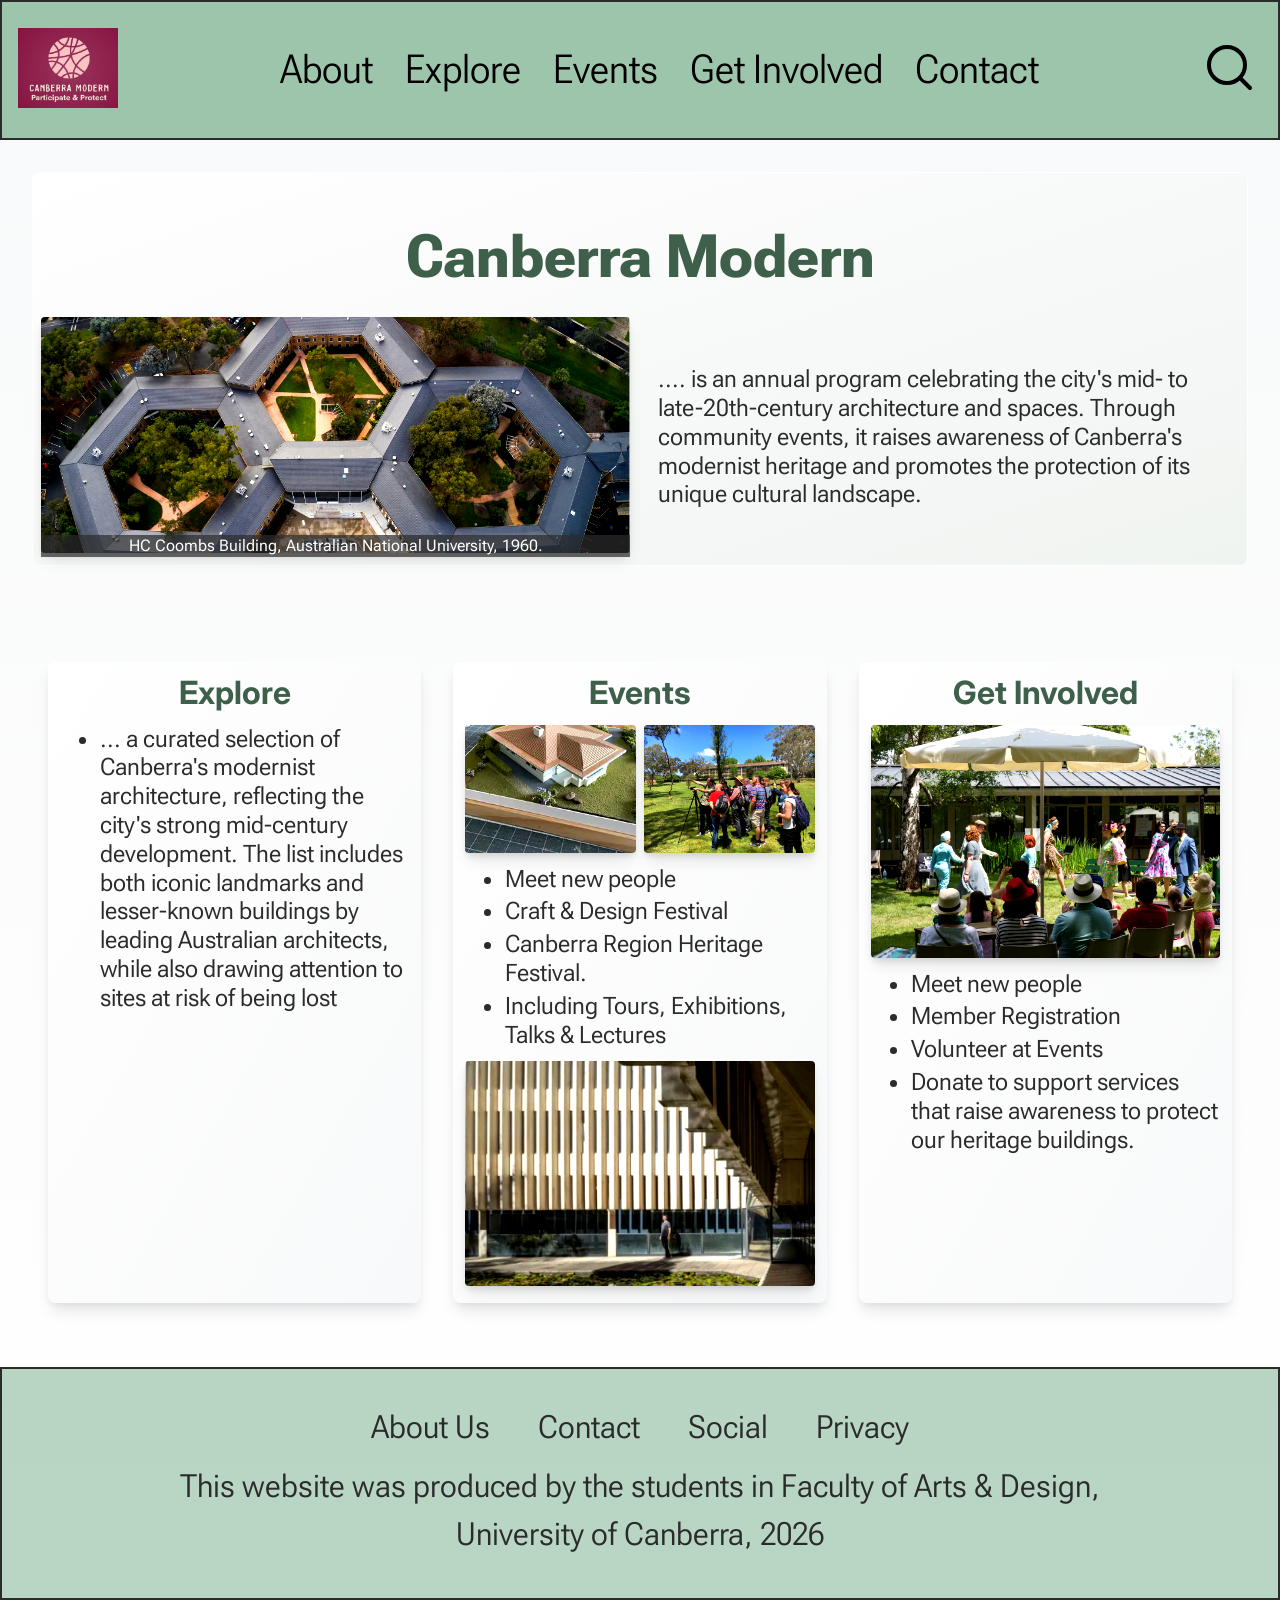
<file: Index.HTML>
<!DOCTYPE html>
<html lang="en">

<head>
    <meta charset="UTF-8">
    <meta name="viewport" content="width=device-width, initial-scale=1.0">
    <title>Canberra Modern - About</title>
    <link rel="stylesheet" href="assets/css/styles.css">
    <link rel="stylesheet" href="assets/css/normalize.css">
</head>

<body>
    <!-- Header -->
    <header class="header">
        <!-- Logo -->
        <a href="index.html">
            <img src="assets/images/logo.png" alt="Canberra Modern Logo" class="header-logo">
        </a>

        <!-- Desktop Navigation -->
        <nav class="header-nav">
            <a href="index.html">About</a>
            <a href="explore.html">Explore</a>
            <a href="events.html">Events</a>
            <a href="get-involved.html">Get Involved</a>
            <a href="#contact">Contact</a>
        </nav>

        <!-- Mobile Hamburger -->
        <button class="hamburger" onclick="toggleMobileMenu()">
            <svg viewBox="0 0 24 24" fill="none" stroke="currentColor" stroke-width="2">
                <line x1="3" y1="12" x2="21" y2="12"></line>
                <line x1="3" y1="6" x2="21" y2="6"></line>
                <line x1="3" y1="18" x2="21" y2="18"></line>
            </svg>
        </button>

        <!-- Mobile Dropdown Menu -->
        <div class="mobile-menu" id="mobileMenu">
            <a href="index.html" onclick="toggleMobileMenu()">About</a>
            <a href="explore.html" onclick="toggleMobileMenu()">Explore</a>
            <a href="events.html" onclick="toggleMobileMenu()">Events</a>
            <a href="get-involved.html" onclick="toggleMobileMenu()">Get Involved</a>
            <a href="#contact" onclick="toggleMobileMenu()">Contact</a>
        </div>

        <!-- Search Icon -->
        <div class="search-icon">
            <svg viewBox="0 0 60 60" fill="none">
                <circle cx="25" cy="25" r="18" stroke="black" stroke-width="4" />
                <path d="M38 38 L48 48" stroke="black" stroke-width="4" stroke-linecap="round" />
            </svg>
        </div>
    </header>

    <!-- Main Content -->
    <main>
        <!-- Hero Section -->
        <section>
            <div class="hero-container">
                <h1 class="hero-heading">Canberra Modern</h1>

                <div class="hero-grid">
                    <!-- Hero Image -->
                    <div class="hero-image-container">
                        <img src="assets/images/hero-building.png" alt="Canberra Modern Architecture"
                            class="hero-image">
                        <p class="hero-image-caption">HC Coombs Building, Australian National University, 1960.</p>
                    </div>

                    <!-- Hero Text -->
                    <div class="hero-text">
                        <p>.... is an annual program celebrating the city's mid- to late-20th-century architecture and
                            spaces. Through community events, it raises awareness of Canberra's modernist heritage and
                            promotes the protection of its unique cultural landscape.</p>
                    </div>
                </div>
            </div>
        </section>

        <!-- Info Cards Section -->
        <div class="cards-container">
            <div class="cards-grid">
                <!-- Explore Card -->
                <div class="card">
                    <div class="card-header">
                        <h2 class="card-title">Explore</h2>
                        <a href="explore.html" class="card-button">
                            <div class="card-button-bg">
                                <span style="opacity: 0; font-size: 12px;">View</span>
                            </div>
                            <span class="card-button-text">View</span>
                        </a>
                    </div>

                    <ul class="card-list">
                        <li>... a curated selection of Canberra's modernist architecture, reflecting the city's strong
                            mid-century development. The list includes both iconic landmarks and lesser-known buildings
                            by leading Australian architects, while also drawing attention to sites at risk of being
                            lost</li>
                    </ul>
                </div>

                <!-- Events Card -->
                <div class="card">
                    <div class="card-header">
                        <h2 class="card-title">Events</h2>
                        <a href="events.html" class="card-button">
                            <div class="card-button-bg">
                                <span style="opacity: 0; font-size: 12px;">View</span>
                            </div>
                            <span class="card-button-text">View</span>
                        </a>
                    </div>

                    <div class="card-images-top">
                        <img src="assets/images/event1.png" alt="Event 1" class="card-image">
                        <img src="assets/images/event2.png" alt="Event 2" class="card-image">
                    </div>

                    <ul class="card-list">
                        <li>Meet new people</li>
                        <li>Craft & Design Festival</li>
                        <li>Canberra Region Heritage Festival.</li>
                        <li>Including Tours, Exhibitions, Talks & Lectures</li>
                    </ul>

                    <div class="card-image-bottom">
                        <img src="assets/images/explore-hero.png" alt="Explore" class="card-image">
                    </div>
                </div>

                <!-- Get Involved Card -->
                <div class="card">
                    <div class="card-header">
                        <h2 class="card-title">Get Involved</h2>
                        <a href="get-involved.html" class="card-button">
                            <div class="card-button-bg">
                                <span style="opacity: 0; font-size: 12px;">View</span>
                            </div>
                            <span class="card-button-text">View</span>
                        </a>
                    </div>

                    <div class="card-images-top single">
                        <img src="assets/images/get-involved.png" alt="Get Involved" class="card-image">
                    </div>

                    <ul class="card-list">
                        <li>Meet new people</li>
                        <li>Member Registration</li>
                        <li>Volunteer at Events</li>
                        <li>Donate to support services that raise awareness to protect our heritage buildings.</li>
                    </ul>
                </div>
            </div>
        </div>
    </main>

    <!-- Footer -->
    <footer class="footer">
        <div class="footer-nav">
            <!-- Mobile Footer Navigation -->
            <div class="footer-nav-mobile">
                About Us &nbsp;&nbsp;&nbsp; Contact &nbsp;&nbsp;&nbsp; Social &nbsp;&nbsp;&nbsp; Privacy
            </div>

            <!-- Desktop Footer Navigation -->
            <div class="footer-nav-desktop">
                <span>About Us</span>
                <span>Contact</span>
                <span>Social</span>
                <span>Privacy</span>
            </div>
        </div>

        <div class="footer-credits">
            <p>This website was produced by the students in Faculty of Arts & Design,</p>
            <p>University of Canberra, 2026</p>
        </div>
    </footer>

    <!-- JavaScript for Mobile Menu Toggle -->
    <script>
        function toggleMobileMenu() {
            const menu = document.getElementById('mobileMenu');
            menu.classList.toggle('show');
        }

        // Close mobile menu when clicking outside
        document.addEventListener('click', function (event) {
            const menu = document.getElementById('mobileMenu');
            const hamburger = document.querySelector('.hamburger');

            if (!menu.contains(event.target) && !hamburger.contains(event.target)) {
                menu.classList.remove('show');
            }
        });
    </script>
</body>

</html>
</file>
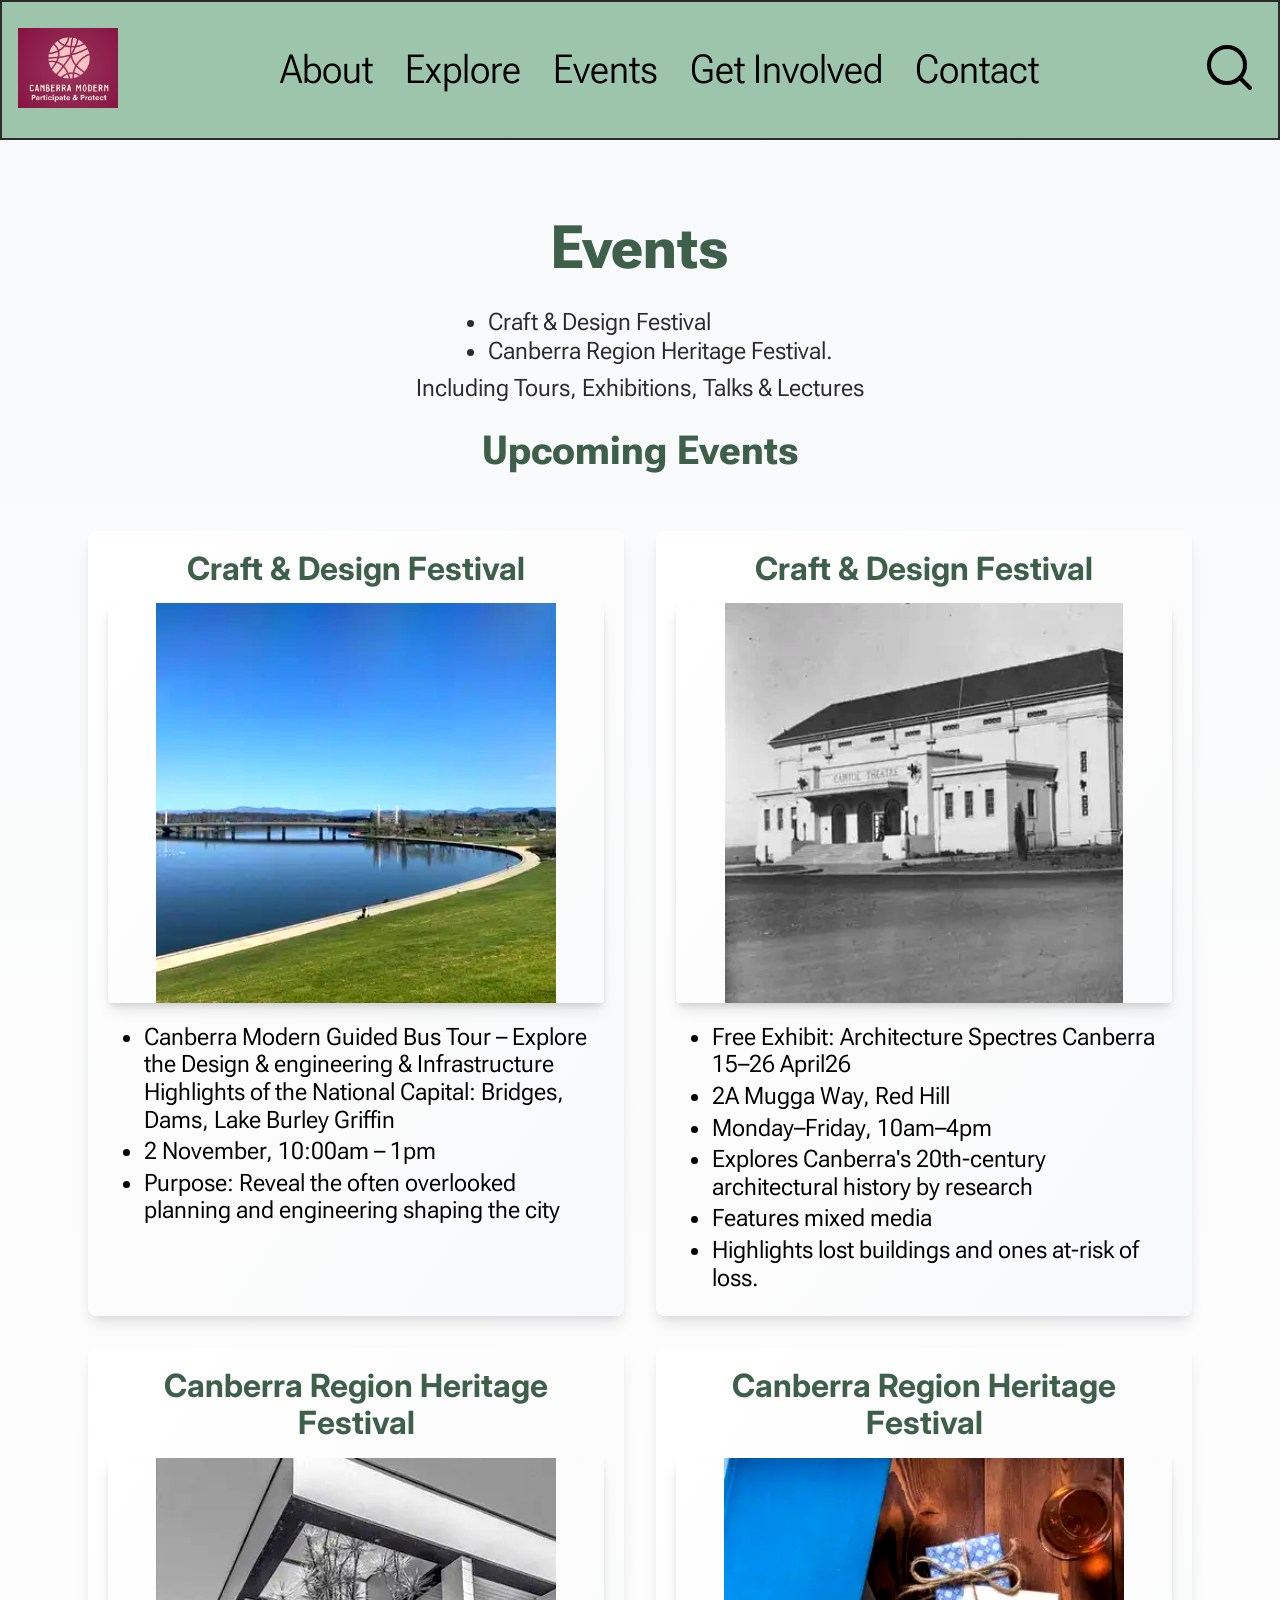
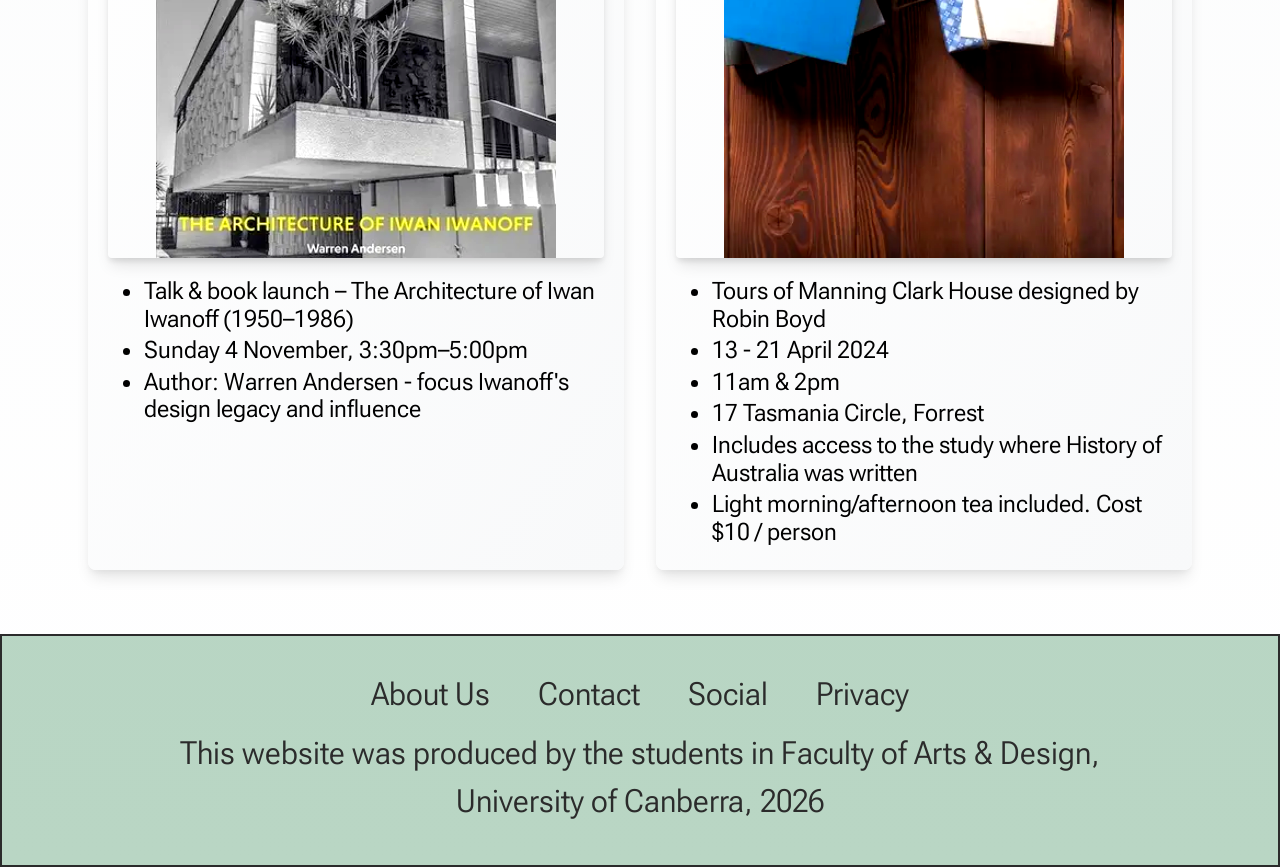
<file: events.html>
<!DOCTYPE html>
<html lang="en">

<head>
    <meta charset="UTF-8">
    <meta name="viewport" content="width=device-width, initial-scale=1.0">
    <title>Canberra Modern - Events</title>
    <link rel="stylesheet" href="assets/css/styles.css">
    <link rel="stylesheet" href="assets/css/normalize.css">
</head>

<body>
    <!-- Header -->
    <header class="header">
        <!-- Logo -->
        <a href="index.html">
            <img src="assets/images/logo.png" alt="Canberra Modern Logo" class="header-logo">
        </a>

        <!-- Desktop Navigation -->
        <nav class="header-nav">
            <a href="index.html">About</a>
            <a href="explore.html">Explore</a>
            <a href="events.html">Events</a>
            <a href="get-involved.html">Get Involved</a>
            <a href="#contact">Contact</a>
        </nav>

        <!-- Mobile Hamburger -->
        <button class="hamburger" onclick="toggleMobileMenu()">
            <svg viewBox="0 0 24 24" fill="none" stroke="currentColor" stroke-width="2">
                <line x1="3" y1="12" x2="21" y2="12"></line>
                <line x1="3" y1="6" x2="21" y2="6"></line>
                <line x1="3" y1="18" x2="21" y2="18"></line>
            </svg>
        </button>

        <!-- Mobile Dropdown Menu -->
        <div class="mobile-menu" id="mobileMenu">
            <a href="index.html" onclick="toggleMobileMenu()">About</a>
            <a href="explore.html" onclick="toggleMobileMenu()">Explore</a>
            <a href="events.html" onclick="toggleMobileMenu()">Events</a>
            <a href="get-involved.html" onclick="toggleMobileMenu()">Get Involved</a>
            <a href="#contact" onclick="toggleMobileMenu()">Contact</a>
        </div>

        <!-- Search Icon -->
        <div class="search-icon">
            <svg viewBox="0 0 60 60" fill="none">
                <circle cx="25" cy="25" r="18" stroke="black" stroke-width="4" />
                <path d="M38 38 L48 48" stroke="black" stroke-width="4" stroke-linecap="round" />
            </svg>
        </div>
    </header>

    <!-- Main Content -->
    <main>
        <!-- Events Hero Section -->
        <section class="events-hero">
            <h1 class="events-heading">Events</h1>

            <div class="events-intro">
                <ul>
                    <li>Craft & Design Festival</li>
                    <li>Canberra Region Heritage Festival.</li>
                </ul>
                <p>Including Tours, Exhibitions, Talks & Lectures</p>
            </div>

            <h2 class="events-subheading">Upcoming Events</h2>
        </section>

        <!-- Events Grid Section -->
        <section class="events-main">
            <div class="events-grid">
                <!-- Event Card 1 -->
                <div class="event-card">
                    <h3 class="event-card-title">Craft & Design Festival</h3>

                    <img src="assets/images/event-image1.png" alt="Canberra Modern Building 1" class="event-card-image">

                    <ul class="event-card-details">
                        <li>Canberra Modern Guided Bus Tour – Explore the Design & engineering & Infrastructure
                            Highlights of the National Capital: Bridges, Dams, Lake Burley Griffin</li>
                        <li>2 November, 10:00am – 1pm</li>
                        <li>Purpose: Reveal the often overlooked planning and engineering shaping the city</li>
                    </ul>
                </div>

                <!-- Event Card 2 -->
                <div class="event-card">
                    <h3 class="event-card-title">Craft & Design Festival</h3>

                    <img src="assets/images/event-image2.png" alt="Canberra Modern Building 2" class="event-card-image">

                    <ul class="event-card-details">
                        <li>Free Exhibit: Architecture Spectres Canberra 15–26 April26</li>
                        <li>2A Mugga Way, Red Hill</li>
                        <li>Monday–Friday, 10am–4pm</li>
                        <li>Explores Canberra's 20th-century architectural history by research</li>
                        <li>Features mixed media</li>
                        <li>Highlights lost buildings and ones at-risk of loss.</li>
                    </ul>
                </div>

                <!-- Event Card 3 -->
                <div class="event-card">
                    <h3 class="event-card-title">Canberra Region Heritage Festival</h3>

                    <img src="assets/images/event-image3.png" alt="Canberra Modern Building 3" class="event-card-image">

                    <ul class="event-card-details">
                        <li>Talk & book launch – The Architecture of Iwan Iwanoff (1950–1986)</li>
                        <li>Sunday 4 November, 3:30pm–5:00pm</li>
                        <li>Author: Warren Andersen - focus Iwanoff's design legacy and influence</li>
                    </ul>
                </div>

                <!-- Event Card 4 -->
                <div class="event-card">
                    <h3 class="event-card-title">Canberra Region Heritage Festival</h3>

                    <img src="assets/images/event-image4.png" alt="Canberra Modern Building 4" class="event-card-image">

                    <ul class="event-card-details">
                        <li>Tours of Manning Clark House designed by Robin Boyd</li>
                        <li>13 - 21 April 2024</li>
                        <li>11am & 2pm</li>
                        <li>17 Tasmania Circle, Forrest</li>
                        <li>Includes access to the study where History of Australia was written</li>
                        <li>Light morning/afternoon tea included. Cost $10 / person</li>
                    </ul>
                </div>
            </div>
        </section>
    </main>

    <!-- Footer -->
    <footer class="footer">
        <div class="footer-nav">
            <!-- Mobile Footer Navigation -->
            <div class="footer-nav-mobile">
                About Us &nbsp;&nbsp;&nbsp; Contact &nbsp;&nbsp;&nbsp; Social &nbsp;&nbsp;&nbsp; Privacy
            </div>

            <!-- Desktop Footer Navigation -->
            <div class="footer-nav-desktop">
                <span>About Us</span>
                <span>Contact</span>
                <span>Social</span>
                <span>Privacy</span>
            </div>
        </div>

        <div class="footer-credits">
            <p>This website was produced by the students in Faculty of Arts & Design,</p>
            <p>University of Canberra, 2026</p>
        </div>
    </footer>

    <!-- JavaScript for Mobile Menu Toggle -->
    <script>
        function toggleMobileMenu() {
            const menu = document.getElementById('mobileMenu');
            menu.classList.toggle('show');
        }

        // Close mobile menu when clicking outside
        document.addEventListener('click', function (event) {
            const menu = document.getElementById('mobileMenu');
            const hamburger = document.querySelector('.hamburger');

            if (!menu.contains(event.target) && !hamburger.contains(event.target)) {
                menu.classList.remove('show');
            }
        });
    </script>
</body>

</html>
</file>
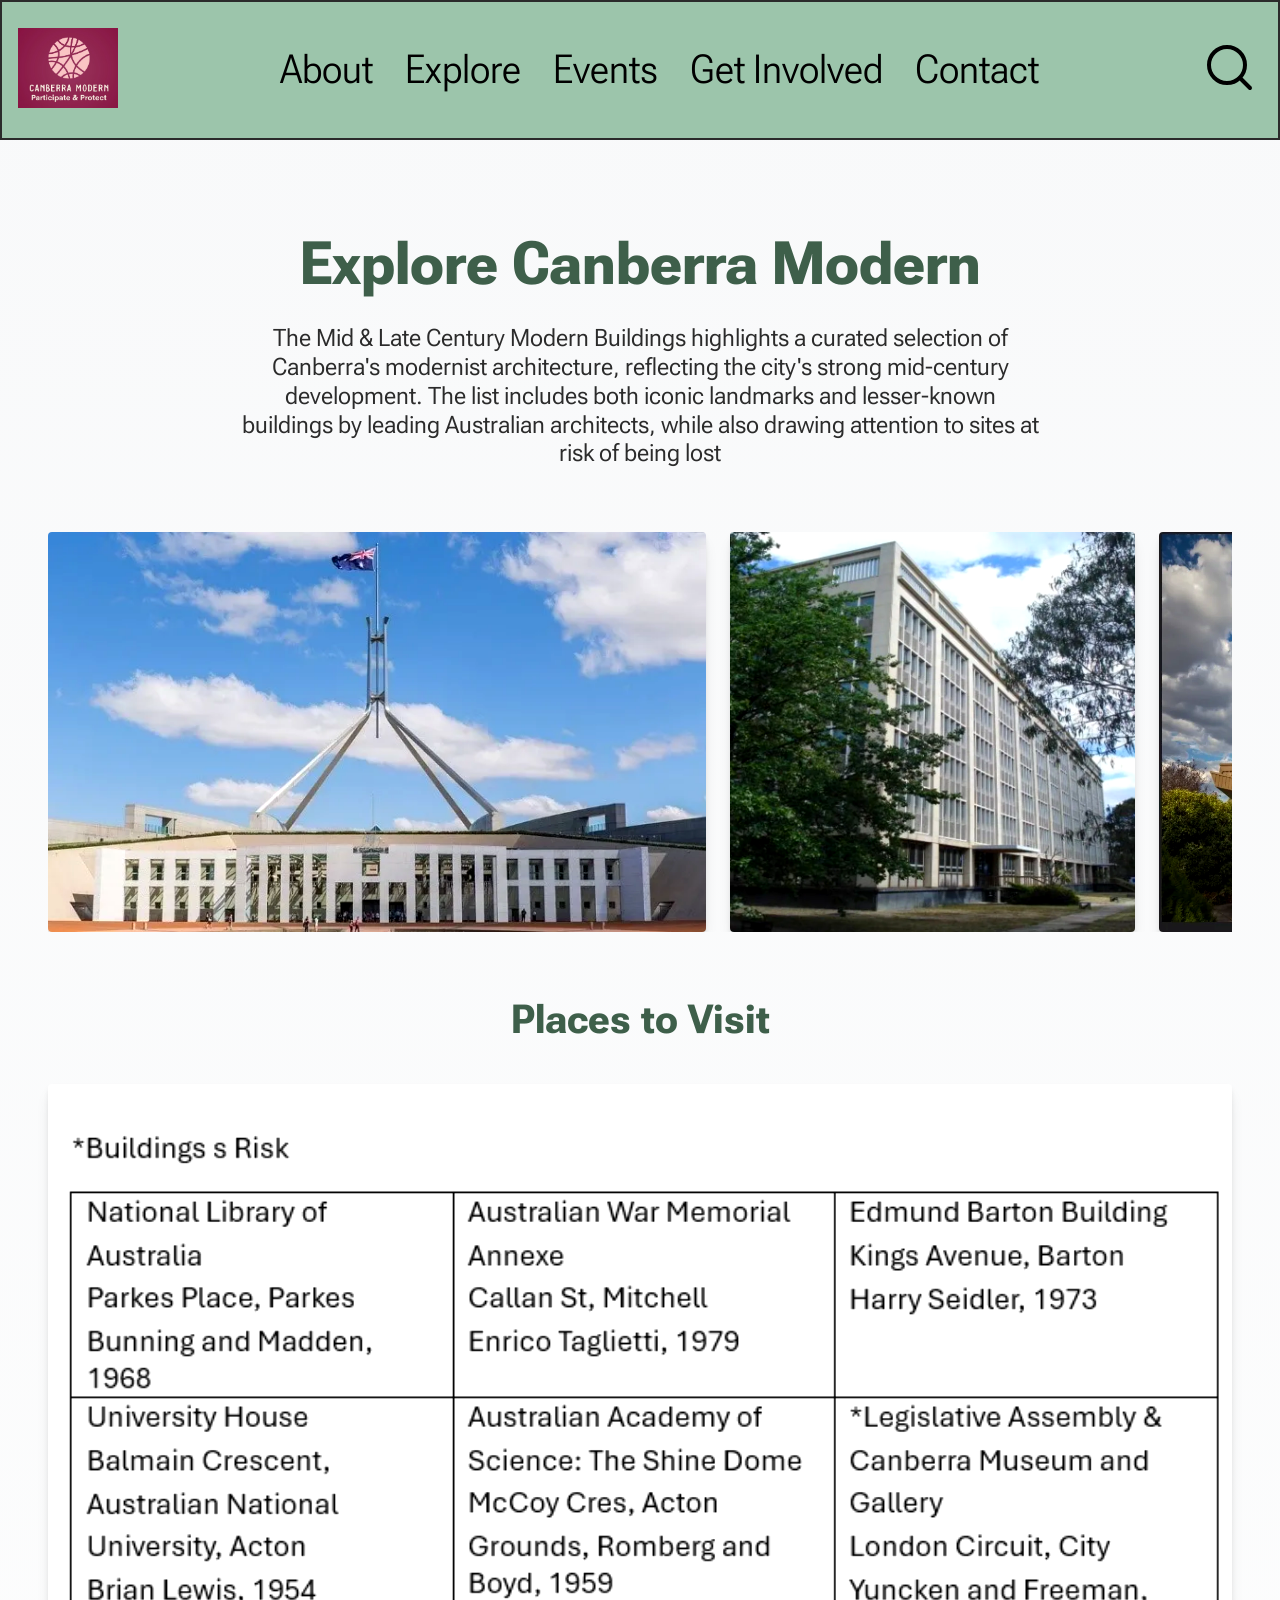
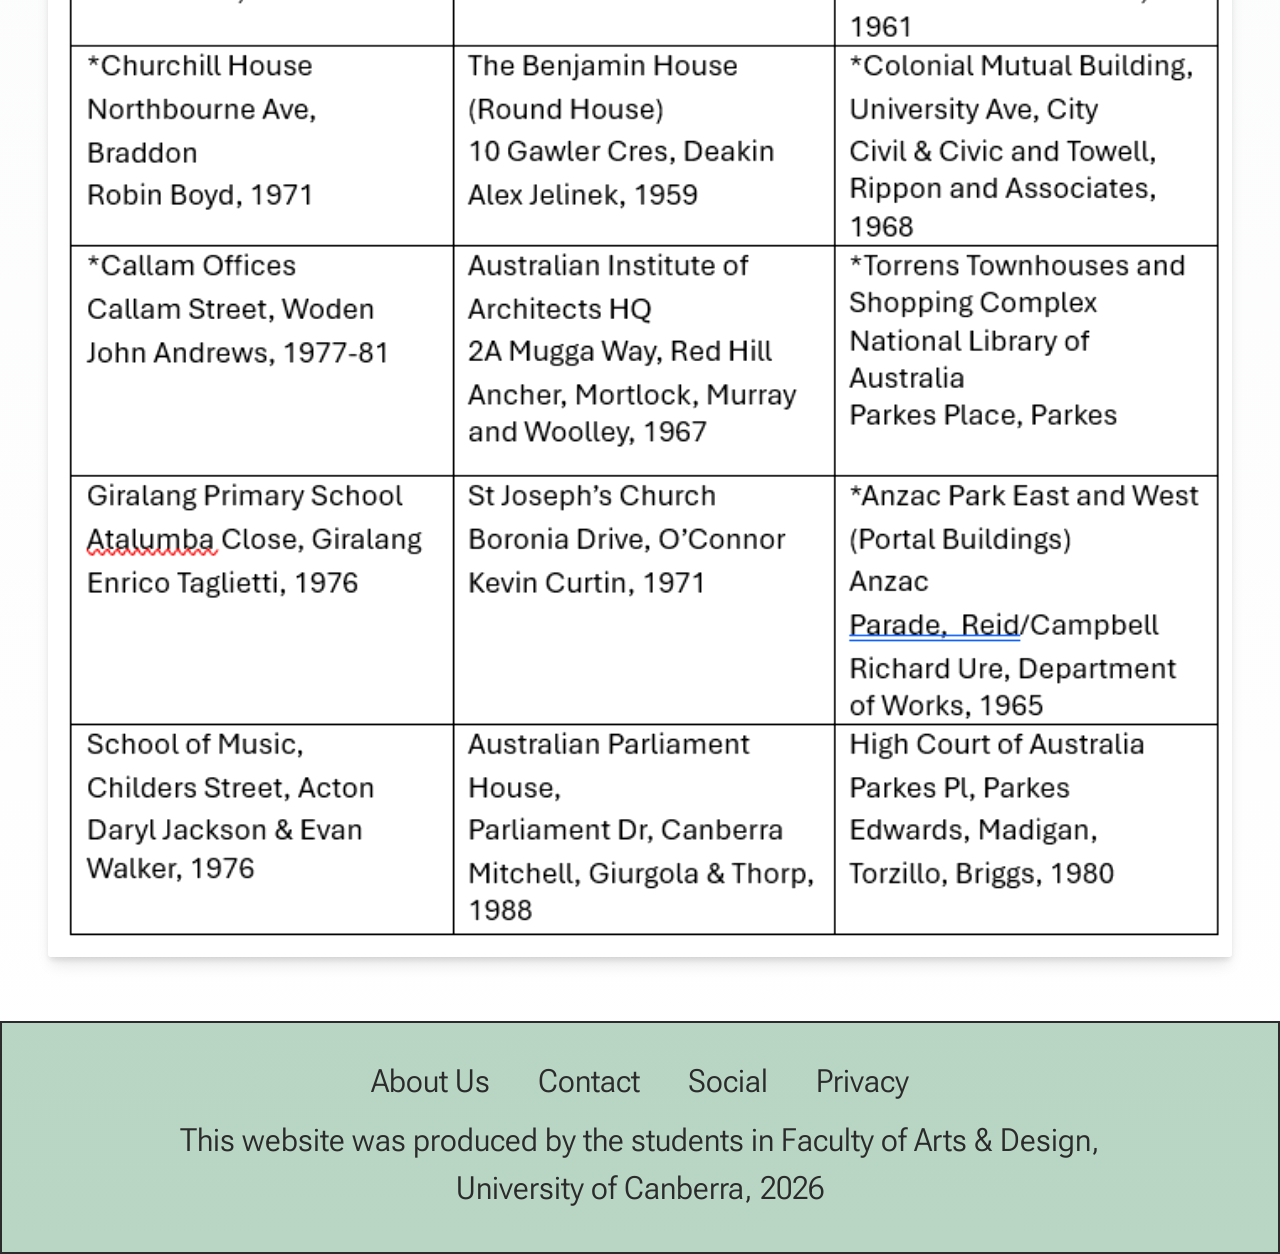
<file: explore.html>
<!DOCTYPE html>
<html lang="en">

<head>
    <meta charset="UTF-8">
    <meta name="viewport" content="width=device-width, initial-scale=1.0">
    <title>Canberra Modern - Explore</title>
    <link rel="stylesheet" href="assets/css/styles.css">
    <link rel="stylesheet" href="assets/css/normalize.css">
</head>

<body>
    <!-- Header -->
    <header class="header">
        <!-- Logo -->
        <a href="index.html">
            <img src="assets/images/logo.png" alt="Canberra Modern Logo" class="header-logo">
        </a>

        <!-- Desktop Navigation -->
        <nav class="header-nav">
            <a href="index.html">About</a>
            <a href="explore.html">Explore</a>
            <a href="events.html">Events</a>
            <a href="get-involved.html">Get Involved</a>
            <a href="#contact">Contact</a>
        </nav>

        <!-- Mobile Hamburger -->
        <button class="hamburger" onclick="toggleMobileMenu()">
            <svg viewBox="0 0 24 24" fill="none" stroke="currentColor" stroke-width="2">
                <line x1="3" y1="12" x2="21" y2="12"></line>
                <line x1="3" y1="6" x2="21" y2="6"></line>
                <line x1="3" y1="18" x2="21" y2="18"></line>
            </svg>
        </button>

        <!-- Mobile Dropdown Menu -->
        <div class="mobile-menu" id="mobileMenu">
            <a href="index.html" onclick="toggleMobileMenu()">About</a>
            <a href="explore.html" onclick="toggleMobileMenu()">Explore</a>
            <a href="events.html" onclick="toggleMobileMenu()">Events</a>
            <a href="get-involved.html" onclick="toggleMobileMenu()">Get Involved</a>
            <a href="#contact" onclick="toggleMobileMenu()">Contact</a>
        </div>

        <!-- Search Icon -->
        <div class="search-icon">
            <svg viewBox="0 0 60 60" fill="none">
                <circle cx="25" cy="25" r="18" stroke="black" stroke-width="4" />
                <path d="M38 38 L48 48" stroke="black" stroke-width="4" stroke-linecap="round" />
            </svg>
        </div>
    </header>

    <!-- Main Content -->
    <main>
        <!-- Hero Section -->
        <section class="explore-hero">
            <h1 class="explore-heading">Explore Canberra Modern</h1>

            <p class="explore-text">
                The Mid & Late Century Modern Buildings highlights a curated selection of Canberra's modernist
                architecture, reflecting the city's strong mid-century development. The list includes both iconic
                landmarks and lesser-known buildings by leading Australian architects, while also drawing attention to
                sites at risk of being lost
            </p>
        </section>

        <!-- Image Gallery Section -->
        <div class="gallery-container">
            <div class="gallery-scroll">
                <div class="gallery-images">
                    <img src="assets/images/gallery1.png" alt="Modern building 1" class="gallery-image">
                    <img src="assets/images/gallery2.png" alt="Modern building 2" class="gallery-image">
                    <img src="assets/images/gallery3.png" alt="Modern building 3" class="gallery-image">
                    <img src="assets/images/gallery4.png" alt="Modern building 4" class="gallery-image">
                    <img src="assets/images/gallery5.png" alt="Modern building 5" class="gallery-image">
                    <img src="assets/images/gallery6.png" alt="Modern building 6" class="gallery-image">
                    <img src="assets/images/gallery7.png" alt="Modern building 7" class="gallery-image">
                    <img src="assets/images/gallery8.png" alt="Modern building 8" class="gallery-image">
                </div>
            </div>
        </div>

        <!-- Places to Visit Section -->
        <section class="places-section">
            <h2 class="places-heading">Places to Visit</h2>

            <img src="assets/images/map.png" alt="Map of places to visit in Canberra" class="places-map">
        </section>
    </main>

    <!-- Footer -->
    <footer class="footer">
        <div class="footer-nav">
            <!-- Mobile Footer Navigation -->
            <div class="footer-nav-mobile">
                About Us &nbsp;&nbsp;&nbsp; Contact &nbsp;&nbsp;&nbsp; Social &nbsp;&nbsp;&nbsp; Privacy
            </div>

            <!-- Desktop Footer Navigation -->
            <div class="footer-nav-desktop">
                <span>About Us</span>
                <span>Contact</span>
                <span>Social</span>
                <span>Privacy</span>
            </div>
        </div>

        <div class="footer-credits">
            <p>This website was produced by the students in Faculty of Arts & Design,</p>
            <p>University of Canberra, 2026</p>
        </div>
    </footer>

    <!-- JavaScript for Mobile Menu Toggle -->
    <script>
        function toggleMobileMenu() {
            const menu = document.getElementById('mobileMenu');
            menu.classList.toggle('show');
        }

        // Close mobile menu when clicking outside
        document.addEventListener('click', function (event) {
            const menu = document.getElementById('mobileMenu');
            const hamburger = document.querySelector('.hamburger');

            if (!menu.contains(event.target) && !hamburger.contains(event.target)) {
                menu.classList.remove('show');
            }
        });
    </script>
</body>

</html>
</file>
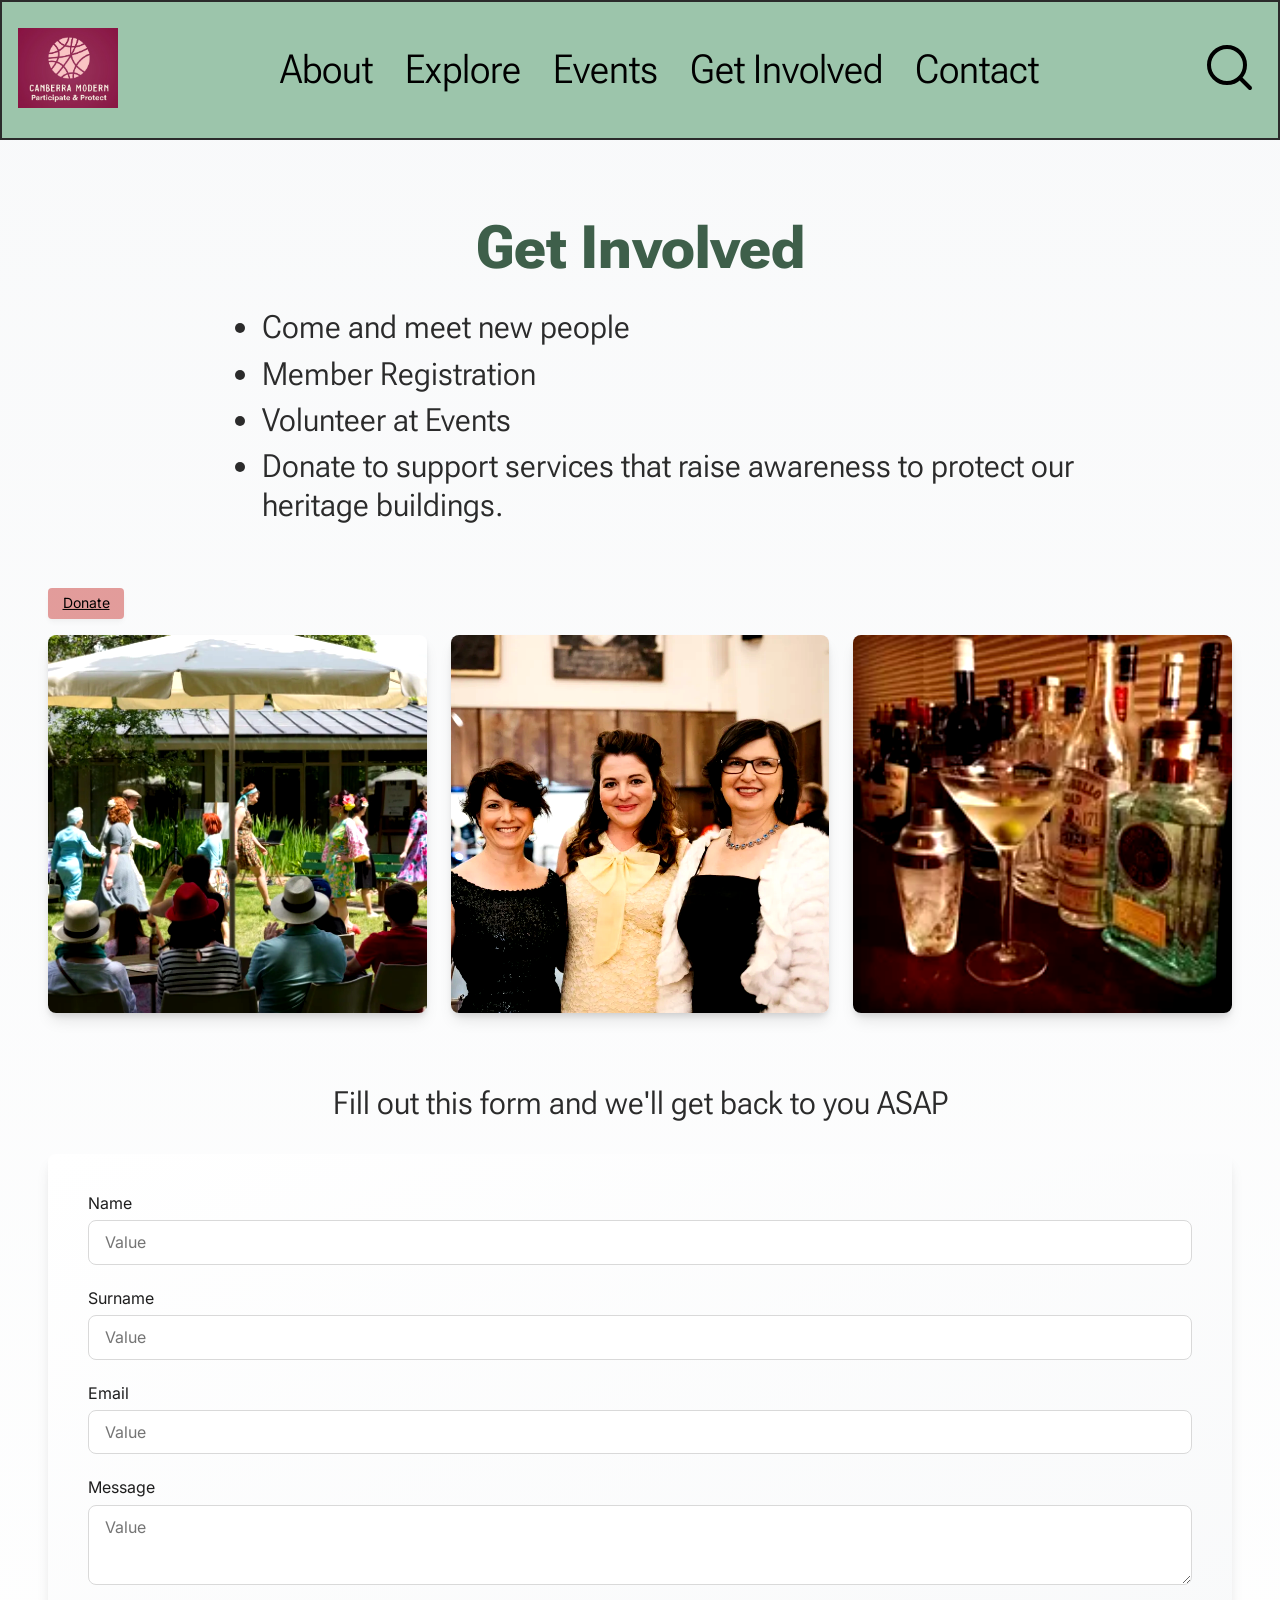
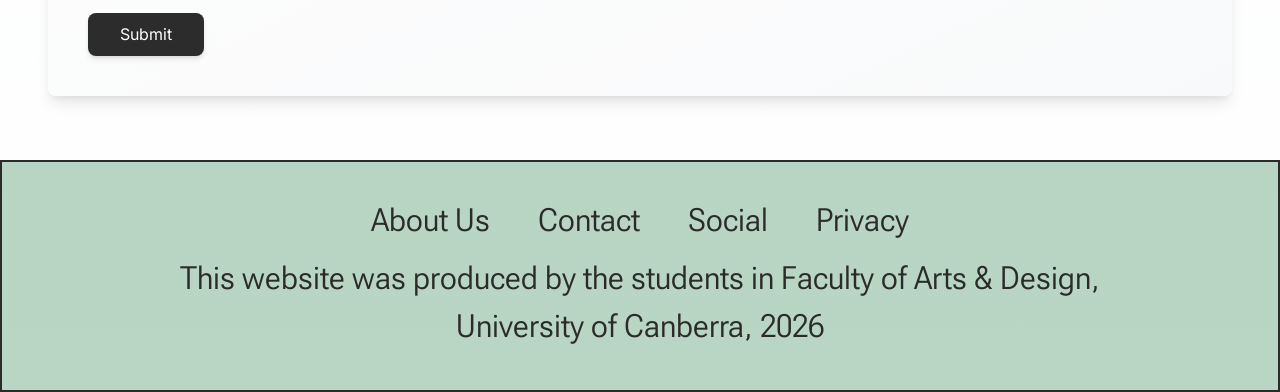
<file: get-involved.html>
<!DOCTYPE html>
<html lang="en">

<head>
    <meta charset="UTF-8">
    <meta name="viewport" content="width=device-width, initial-scale=1.0">
    <title>Canberra Modern - Get Involved</title>
    <link rel="stylesheet" href="assets/css/styles.css">
    <link rel="stylesheet" href="assets/css/normalize.css">
</head>

<body>
    <!-- Header -->
    <header class="header">
        <!-- Logo -->
        <a href="index.html">
            <img src="assets/images/logo.png" alt="Canberra Modern Logo" class="header-logo">
        </a>

        <!-- Desktop Navigation -->
        <nav class="header-nav">
            <a href="index.html">About</a>
            <a href="explore.html">Explore</a>
            <a href="events.html">Events</a>
            <a href="get-involved.html">Get Involved</a>
            <a href="#contact">Contact</a>
        </nav>

        <!-- Mobile Hamburger -->
        <button class="hamburger" onclick="toggleMobileMenu()">
            <svg viewBox="0 0 24 24" fill="none" stroke="currentColor" stroke-width="2">
                <line x1="3" y1="12" x2="21" y2="12"></line>
                <line x1="3" y1="6" x2="21" y2="6"></line>
                <line x1="3" y1="18" x2="21" y2="18"></line>
            </svg>
        </button>

        <!-- Mobile Dropdown Menu -->
        <div class="mobile-menu" id="mobileMenu">
            <a href="index.html" onclick="toggleMobileMenu()">About</a>
            <a href="explore.html" onclick="toggleMobileMenu()">Explore</a>
            <a href="events.html" onclick="toggleMobileMenu()">Events</a>
            <a href="get-involved.html" onclick="toggleMobileMenu()">Get Involved</a>
            <a href="#contact" onclick="toggleMobileMenu()">Contact</a>
        </div>

        <!-- Search Icon -->
        <div class="search-icon">
            <svg viewBox="0 0 60 60" fill="none">
                <circle cx="25" cy="25" r="18" stroke="black" stroke-width="4" />
                <path d="M38 38 L48 48" stroke="black" stroke-width="4" stroke-linecap="round" />
            </svg>
        </div>
    </header>

    <!-- Main Content -->
    <main>
        <!-- Get Involved Hero Section -->
        <section class="get-involved-hero">
            <h1 class="get-involved-heading">Get Involved</h1>

            <div class="get-involved-intro">
                <ul>
                    <li>Come and meet new people</li>
                    <li>Member Registration</li>
                    <li>Volunteer at Events</li>
                    <li>Donate to support services that raise awareness to protect our heritage buildings.</li>
                </ul>
            </div>
        </section>

        <!-- Images Section -->
        <div class="images-section">
            <!-- Donate Button -->
            <div class="donate-button-container">
                <a href="#donate" class="donate-button">
                    <div class="donate-button-bg">
                        <span style="opacity: 0; font-size: 14px;">Donate</span>
                    </div>
                    <span class="donate-button-text">Donate</span>
                </a>
            </div>

            <!-- Images Grid -->
            <div class="images-grid">
                <img src="assets/images/building1.png" alt="Heritage Building 1" class="building-image">
                <img src="assets/images/building2.png" alt="Heritage Building 2" class="building-image">
                <img src="assets/images/building3.png" alt="Heritage Building 3" class="building-image">
            </div>
        </div>

        <!-- Contact Form Section -->
        <div class="form-section">
            <p class="form-intro">Fill out this form and we'll get back to you ASAP</p>

            <form class="contact-form" onsubmit="handleSubmit(event)">
                <!-- Name Field -->
                <div class="form-field">
                    <label for="name" class="form-label">Name</label>
                    <input type="text" id="name" name="name" class="form-input" placeholder="Value" required>
                </div>

                <!-- Surname Field -->
                <div class="form-field">
                    <label for="surname" class="form-label">Surname</label>
                    <input type="text" id="surname" name="surname" class="form-input" placeholder="Value" required>
                </div>

                <!-- Email Field -->
                <div class="form-field">
                    <label for="email" class="form-label">Email</label>
                    <input type="email" id="email" name="email" class="form-input" placeholder="Value" required>
                </div>

                <!-- Message Field -->
                <div class="form-field">
                    <label for="message" class="form-label">Message</label>
                    <textarea id="message" name="message" class="form-textarea" placeholder="Value" required></textarea>
                </div>

                <!-- Submit Button -->
                <button type="submit" class="submit-button">Submit</button>
            </form>
        </div>
    </main>

    <!-- Footer -->
    <footer class="footer">
        <div class="footer-nav">
            <!-- Mobile Footer Navigation -->
            <div class="footer-nav-mobile">
                About Us &nbsp;&nbsp;&nbsp; Contact &nbsp;&nbsp;&nbsp; Social &nbsp;&nbsp;&nbsp; Privacy
            </div>

            <!-- Desktop Footer Navigation -->
            <div class="footer-nav-desktop">
                <span>About Us</span>
                <span>Contact</span>
                <span>Social</span>
                <span>Privacy</span>
            </div>
        </div>

        <div class="footer-credits">
            <p>This website was produced by the students in Faculty of Arts & Design,</p>
            <p>University of Canberra, 2026</p>
        </div>
    </footer>

    <!-- JavaScript -->
    <script>
        function toggleMobileMenu() {
            const menu = document.getElementById('mobileMenu');
            menu.classList.toggle('show');
        }

        // Close mobile menu when clicking outside
        document.addEventListener('click', function (event) {
            const menu = document.getElementById('mobileMenu');
            const hamburger = document.querySelector('.hamburger');

            if (!menu.contains(event.target) && !hamburger.contains(event.target)) {
                menu.classList.remove('show');
            }
        });

        // Form submission handler
        function handleSubmit(event) {
            event.preventDefault();
            alert('Thank you for your submission! We will get back to you soon.');
            event.target.reset();
        }
    </script>
</body>

</html>
</file>
<file: assets/css/styles.css>
/* Canberra Modern - Universal Stylesheet */
/* HTML5 & CSS3 Export Version */

/* Font Imports */
@import url('https://fonts.googleapis.com/css2?family=Inter:wght@400;500;600;700&display=swap');
@import url('https://fonts.googleapis.com/css2?family=Roboto+Flex:opsz,wght@8..144,400;8..144,500;8..144,600&display=swap');

/* CSS Reset & Base Styles */
* {
  margin: 0;
  padding: 0;
  box-sizing: border-box;
}

body {
  font-family: 'Roboto Flex', sans-serif;
  background: linear-gradient(to bottom, #f8f9fa, white);
  min-height: 100vh;
  color: #2b2b2b;
}

/* Header Styles */
.header {
  position: fixed;
  top: 0;
  left: 0;
  right: 0;
  background-color: rgba(156, 197, 171, 1);
  border: 2px solid #2b2b2b;
  height: 106px;
  z-index: 50;
  display: flex;
  align-items: center;
  justify-content: space-between;
  padding: 0 1rem;
}

.header-logo {
  height: 80px;
  width: auto;
}

.header-nav {
  display: none;
  gap: 2rem;
  align-items: center;
}

.header-nav a {
  font-family: 'Roboto Flex', sans-serif;
  font-size: 40px;
  color: black;
  text-decoration: none;
}

.header-nav a:hover {
  text-decoration: underline;
}

.hamburger {
  display: block;
  cursor: pointer;
  background: none;
  border: none;
  padding: 10px;
}

.hamburger svg {
  width: 30px;
  height: 30px;
}

.mobile-menu {
  display: none;
  position: absolute;
  left: 1rem;
  top: calc(50% + 20px);
  background: white;
  border: 2px solid #2b2b2b;
  border-radius: 4px;
  box-shadow: 0 4px 6px rgba(0, 0, 0, 0.1);
  padding: 0.5rem 0;
  min-width: 160px;
  z-index: 20;
}

.mobile-menu.show {
  display: block;
}

.mobile-menu a {
  display: block;
  padding: 0.5rem 1rem;
  color: black;
  text-decoration: none;
  font-family: 'Roboto Flex', sans-serif;
}

.mobile-menu a:hover {
  background-color: #f0f4f1;
}

.search-icon {
  width: 60px;
  height: 60px;
}

@media (max-width: 767px) {
  .header-logo {
    order: 2;
    height: 50px;
  }

  .hamburger {
    order: 1;
    width: 50px;
    height: 50px;
    padding: 5px;
    display: flex;
    align-items: center;
    justify-content: center;
  }

  .hamburger svg {
    width: 100%;
    height: 100%;
  }

  .search-icon {
    order: 3;
  }
}

/* Main Content */
main {
  padding-top: 106px;
}

/* Footer Styles */
.footer {
  background-color: rgba(156, 197, 171, 0.7);
  border: 2px solid #2b2b2b;
  padding: 1.5rem 1rem;
  text-align: center;
  font-family: 'Roboto Flex', sans-serif;
}

.footer-nav {
  margin-bottom: 1rem;
  font-size: 20px;
}

.footer-nav-mobile {
  display: block;
}

.footer-nav-desktop {
  display: none;
}

.footer-credits {
  font-size: 18px;
  line-height: 1.5;
}

/* Section Styles */
section {
  padding: 1rem;
}

/* Hero Section */
.hero-container {
  max-width: 1340px;
  margin: 0 auto;
  background: linear-gradient(to bottom right, white, #f0f4f1);
  border: 1px solid white;
  padding: 0.25rem;
  border-radius: 8px;
}

.hero-heading {
  text-align: center;
  color: #3e5f4a;
  font-size: 40px;
  font-family: 'Roboto Flex', sans-serif;
  line-height: 1.2;
  margin-bottom: 1.5rem;
}

.hero-grid {
  display: grid;
  grid-template-columns: 1fr;
  gap: 0.75rem;
}

.hero-image-container {
  position: relative;
}

.hero-image {
  width: 100%;
  height: auto;
  object-fit: cover;
  border-radius: 4px;
  box-shadow: 0 4px 6px -1px rgba(0, 0, 0, 0.1), 0 10px 15px -3px rgba(0, 0, 0, 0.1);
  image-rendering: crisp-edges;
  filter: contrast(1.2) saturate(1.2) brightness(1.05);
}

.hero-image-caption {
  position: absolute;
  bottom: 0;
  left: 0;
  right: 0;
  background-color: rgba(43, 43, 43, 0.7);
  color: white;
  font-size: 12px;
  padding: 0.125rem 0.5rem;
  text-align: center;
}

.hero-text {
  display: flex;
  align-items: center;
  padding: 0.25rem;
}

.hero-text p {
  color: #2b2b2b;
  font-size: 20px;
  line-height: 1.2;
}

/* Info Cards */
.cards-container {
  max-width: 1340px;
  margin: 0 auto;
  padding: 2rem 1rem;
}

.cards-grid {
  display: grid;
  grid-template-columns: 1fr;
  gap: 1rem;
}

.card {
  background: linear-gradient(to bottom right, white, #f8f9fa);
  border-radius: 8px;
  box-shadow: 0 10px 15px -3px rgba(0, 0, 0, 0.1), 0 4px 6px -2px rgba(0, 0, 0, 0.05);
  padding: 0.5rem;
  transition: box-shadow 0.3s;
}

.card:hover {
  box-shadow: 0 20px 25px -5px rgba(0, 0, 0, 0.1), 0 10px 10px -5px rgba(0, 0, 0, 0.04);
}

.card-header {
  display: flex;
  align-items: center;
  justify-content: center;
  gap: 0.5rem;
  margin-bottom: 0.5rem;
}

.card-title {
  color: #3e5f4a;
  font-size: 20px;
  font-family: 'Inter', sans-serif;
  line-height: 1.2;
  text-align: center;
}

.card-button {
  display: inline-block;
  position: relative;
}

.card-button-bg {
  background-color: #c00f0c;
  opacity: 0.4;
  border-radius: 4px;
  padding: 0.25rem 0.75rem;
  box-shadow: 0 4px 6px -1px rgba(0, 0, 0, 0.1), 0 2px 4px -1px rgba(0, 0, 0, 0.06);
  transition: box-shadow 0.2s;
}

.card-button:hover .card-button-bg {
  box-shadow: 0 10px 15px -3px rgba(0, 0, 0, 0.1), 0 4px 6px -2px rgba(0, 0, 0, 0.05);
}

.card-button-text {
  position: absolute;
  top: 50%;
  left: 50%;
  transform: translate(-50%, -50%);
  color: black;
  font-size: 12px;
  font-family: 'Inter', sans-serif;
  text-decoration: underline;
  white-space: nowrap;
}

.card-images-top {
  display: grid;
  grid-template-columns: repeat(2, 1fr);
  gap: 0.5rem;
  align-items: end;
  margin-bottom: 0.5rem;
}

.card-images-top.single {
  grid-template-columns: 1fr;
}

.card-image {
  width: 100%;
  height: 100%;
  object-fit: cover;
  border-radius: 4px;
  box-shadow: 0 4px 6px -1px rgba(0, 0, 0, 0.1), 0 10px 15px -3px rgba(0, 0, 0, 0.1);
  image-rendering: crisp-edges;
  filter: contrast(1.2) saturate(1.2) brightness(1.05);
}

.card-list {
  list-style: disc;
  color: #2b2b2b;
  font-size: 20px;
  line-height: 1.2;
  padding-left: 0.5rem;
  margin-bottom: 0.5rem;
}

.card-list li {
  margin-left: 1.25rem;
  margin-bottom: 0.25rem;
}

.card-image-bottom {
  margin-top: 0.5rem;
}

/* Explore Page Styles */
.explore-hero {
  padding: 1.5rem 1rem 2rem;
}

.explore-heading {
  text-align: center;
  color: #3e5f4a;
  font-size: 40px;
  font-family: 'Roboto Flex', sans-serif;
  line-height: 1.2;
  margin-bottom: 1.5rem;
}

.explore-text {
  text-align: center;
  color: #2b2b2b;
  font-size: 20px;
  line-height: 1.2;
  max-width: 370px;
  margin: 0 auto;
}

.gallery-container {
  padding: 0 1rem 2rem;
}

.gallery-scroll {
  overflow-x: auto;
  overflow-y: hidden;
}

.gallery-images {
  display: flex;
  gap: 0.75rem;
  height: 280px;
}

.gallery-image {
  height: 100%;
  width: auto;
  min-width: 200px;
  object-fit: cover;
  flex-shrink: 0;
  border-radius: 4px;
  box-shadow: 0 4px 6px -1px rgba(0, 0, 0, 0.1), 0 10px 15px -3px rgba(0, 0, 0, 0.1);
  image-rendering: crisp-edges;
  filter: contrast(1.1) saturate(1.15);
}

.places-section {
  padding: 0 1rem 2rem;
}

.places-heading {
  text-align: center;
  color: #3e5f4a;
  font-size: 28px;
  font-family: 'Roboto Flex', sans-serif;
  line-height: 1.2;
  margin-bottom: 1.5rem;
}

.places-map {
  width: 100%;
  height: auto;
  max-width: 1200px;
  margin: 0 auto;
  display: block;
  border-radius: 4px;
  box-shadow: 0 4px 6px -1px rgba(0, 0, 0, 0.1), 0 10px 15px -3px rgba(0, 0, 0, 0.1);
  image-rendering: crisp-edges;
  filter: contrast(1.1) saturate(1.15);
}

/* Events Page Styles */
.events-hero {
  padding: 1rem 1rem 1rem;
}

.events-heading {
  text-align: center;
  color: #3e5f4a;
  font-size: 40px;
  font-family: 'Roboto Flex', sans-serif;
  line-height: 1.2;
  margin-bottom: 1rem;
}

.events-intro {
  color: #2b2b2b;
  font-size: 16px;
  line-height: 1.2;
  max-width: 800px;
  margin: 0 auto 1rem;
  text-align: center;
}

.events-intro ul {
  display: inline-block;
  text-align: left;
  list-style: disc;
  margin-bottom: 0.5rem;
}

.events-intro li {
  margin-left: 1.5rem;
}

.events-subheading {
  text-align: center;
  color: #3e5f4a;
  font-size: 28px;
  font-family: 'Roboto Flex', sans-serif;
  line-height: 1.2;
  margin-bottom: 1rem;
}

.events-main {
  max-width: 1200px;
  margin: 0 auto;
  padding: 0 1rem 2rem;
}

.events-grid {
  display: grid;
  grid-template-columns: 1fr;
  gap: 1rem;
}

.event-card {
  background: linear-gradient(to bottom right, white, #f8f9fa);
  border-radius: 8px;
  box-shadow: 0 10px 15px -3px rgba(0, 0, 0, 0.1), 0 4px 6px -2px rgba(0, 0, 0, 0.05);
  padding: 0.75rem;
  transition: box-shadow 0.3s;
}

.event-card:hover {
  box-shadow: 0 20px 25px -5px rgba(0, 0, 0, 0.1), 0 10px 10px -5px rgba(0, 0, 0, 0.04);
}

.event-card-title {
  color: #3e5f4a;
  font-size: 20px;
  font-family: 'Inter', sans-serif;
  text-align: center;
  margin-bottom: 0.75rem;
}

.event-card-image {
  width: 100%;
  height: auto;
  max-height: 300px;
  object-fit: contain;
  border-radius: 4px;
  box-shadow: 0 4px 6px -1px rgba(0, 0, 0, 0.1), 0 10px 15px -3px rgba(0, 0, 0, 0.1);
  margin-bottom: 0.75rem;
  image-rendering: crisp-edges;
  filter: contrast(1.2) saturate(1.2) brightness(1.05);
}

.event-card-details {
  list-style: disc;
  color: black;
  font-size: 14px;
}

.event-card-details li {
  margin-left: 1.5rem;
  margin-bottom: 0.25rem;
}

/* Get Involved Page Styles */
.get-involved-hero {
  padding: 1rem 1rem 1rem;
}

.get-involved-heading {
  text-align: center;
  color: #3e5f4a;
  font-size: 40px;
  font-family: 'Roboto Flex', sans-serif;
  line-height: 1.2;
  margin-bottom: 1rem;
}

.get-involved-intro {
  color: #2b2b2b;
  font-size: 16px;
  line-height: 1.2;
  max-width: 900px;
  margin: 0 auto 1.5rem;
}

.get-involved-intro ul {
  list-style: disc;
  margin-left: 1.5rem;
}

.get-involved-intro li {
  margin-left: 1.5rem;
  margin-bottom: 0.5rem;
}

.images-section {
  max-width: 1312px;
  margin: 0 auto;
  padding: 0 1rem 1.5rem;
}

.donate-button-container {
  margin-bottom: 0.75rem;
}

.donate-button {
  display: inline-block;
  position: relative;
}

.donate-button-bg {
  background-color: #c00f0c;
  opacity: 0.4;
  border-radius: 4px;
  padding: 0.375rem 1rem;
  box-shadow: 0 4px 6px -1px rgba(0, 0, 0, 0.1), 0 2px 4px -1px rgba(0, 0, 0, 0.06);
  min-width: 70px;
  transition: box-shadow 0.2s;
}

.donate-button:hover .donate-button-bg {
  box-shadow: 0 10px 15px -3px rgba(0, 0, 0, 0.1), 0 4px 6px -2px rgba(0, 0, 0, 0.05);
}

.donate-button-text {
  position: absolute;
  top: 50%;
  left: 50%;
  transform: translate(-50%, -50%);
  color: black;
  font-size: 14px;
  font-family: 'Inter', sans-serif;
  text-decoration: underline;
  text-align: center;
  white-space: nowrap;
  padding: 0 0.25rem;
}

.images-grid {
  display: grid;
  grid-template-columns: 1fr;
  gap: 1rem;
  align-items: end;
  margin-bottom: 1.5rem;
}

.building-image {
  width: 100%;
  height: 100%;
  object-fit: cover;
  border-radius: 8px;
  box-shadow: 0 4px 6px -1px rgba(0, 0, 0, 0.1), 0 10px 15px -3px rgba(0, 0, 0, 0.1);
  image-rendering: crisp-edges;
  filter: contrast(1.2) saturate(1.2) brightness(1.05);
}

.form-section {
  max-width: 1312px;
  margin: 0 auto;
  padding: 0 1rem 2rem;
}

.form-intro {
  color: #2b2b2b;
  font-size: 20px;
  text-align: center;
  margin-bottom: 1.5rem;
}

.contact-form {
  background: linear-gradient(to bottom right, white, #f8f9fa);
  border-radius: 8px;
  box-shadow: 0 10px 15px -3px rgba(0, 0, 0, 0.1), 0 4px 6px -2px rgba(0, 0, 0, 0.05);
  padding: 1.5rem;
}

.form-field {
  margin-bottom: 1.5rem;
}

.form-label {
  display: block;
  color: #1e1e1e;
  font-size: 16px;
  font-family: 'Inter', sans-serif;
  margin-bottom: 0.5rem;
}

.form-input,
.form-textarea {
  width: 100%;
  padding: 0.75rem 1rem;
  border: 1px solid #d9d9d9;
  border-radius: 8px;
  font-size: 16px;
  font-family: 'Inter', sans-serif;
}

.form-input:focus,
.form-textarea:focus {
  outline: none;
  border-color: #3e5f4a;
}

.form-textarea {
  resize: vertical;
  min-height: 80px;
}

.submit-button {
  padding: 0.75rem 2rem;
  background-color: #2c2c2c;
  color: white;
  font-size: 16px;
  font-family: 'Inter', sans-serif;
  border: none;
  border-radius: 8px;
  cursor: pointer;
  box-shadow: 0 4px 6px -1px rgba(0, 0, 0, 0.1), 0 2px 4px -1px rgba(0, 0, 0, 0.06);
  transition: all 0.2s;
}

.submit-button:hover {
  background-color: #1e1e1e;
  box-shadow: 0 10px 15px -3px rgba(0, 0, 0, 0.1), 0 4px 6px -2px rgba(0, 0, 0, 0.05);
}

/* Tablet Styles (768px and up) */
@media (min-width: 768px) {
  .header {
    height: 120px;
  }

  .hamburger {
    display: none;
  }

  .header-nav {
    display: flex;
  }

  .card-button {
    display: none;
  }

  main {
    padding-top: 120px;
  }

  section {
    padding: 1.5rem;
  }

  .footer-nav {
    font-size: 32px;
  }

  .footer-nav-mobile {
    display: none;
  }

  .footer-nav-desktop {
    display: flex;
    justify-content: center;
    gap: 2rem;
  }

  .footer-credits {
    font-size: 32px;
  }

  .hero-container {
    padding: 0.5rem;
  }

  .hero-heading {
    font-size: 50px;
    margin-bottom: 0.75rem;
  }

  .hero-grid {
    gap: 1rem;
  }

  .hero-text p {
    font-size: 22px;
  }

  .hero-image-caption {
    font-size: 14px;
  }

  .cards-container {
    padding: 3rem 1.5rem;
  }

  .cards-grid {
    grid-template-columns: repeat(3, 1fr);
    gap: 1.5rem;
  }

  .card {
    padding: 0.75rem;
  }

  .card-header {
    margin-bottom: 0.75rem;
  }

  .card-title {
    font-size: 26px;
  }

  .card-images-top {
    gap: 0.5rem;
    margin-bottom: 0.75rem;
  }

  .card-list {
    font-size: 22px;
    padding-left: 0.5rem;
  }

  .card-list li {
    margin-left: 1.5rem;
  }

  .card-image-bottom {
    margin-top: 0.75rem;
  }

  .explore-hero {
    padding: 2.5rem 1.5rem 3rem;
  }

  .explore-heading {
    font-size: 50px;
    margin-bottom: 2rem;
  }

  .explore-text {
    font-size: 22px;
    max-width: 600px;
  }

  .gallery-container {
    padding: 0 1.5rem 3rem;
  }

  .gallery-images {
    gap: 1rem;
    height: 350px;
  }

  .places-section {
    padding: 0 1.5rem 3rem;
  }

  .places-heading {
    font-size: 34px;
    margin-bottom: 2rem;
  }

  .events-hero {
    padding: 1.5rem 1.5rem 1.5rem;
  }

  .events-heading {
    font-size: 50px;
    margin-bottom: 1.5rem;
  }

  .events-intro {
    font-size: 20px;
    margin-bottom: 1.5rem;
  }

  .events-intro li {
    margin-left: 2.5rem;
  }

  .events-subheading {
    font-size: 34px;
    margin-bottom: 1.5rem;
  }

  .events-main {
    padding: 0 1.5rem 3rem;
  }

  .events-grid {
    grid-template-columns: repeat(2, 1fr);
    gap: 1.5rem;
  }

  .event-card {
    padding: 1rem;
  }

  .event-card-title {
    font-size: 26px;
    margin-bottom: 1rem;
  }

  .event-card-image {
    max-height: 350px;
    margin-bottom: 1rem;
  }

  .event-card-details {
    font-size: 18px;
  }

  .event-card-details li {
    margin-left: 2rem;
  }

  .get-involved-hero {
    padding: 1.5rem 1.5rem 1.5rem;
  }

  .get-involved-heading {
    font-size: 50px;
    margin-bottom: 1.5rem;
  }

  .get-involved-intro {
    font-size: 20px;
    margin-bottom: 2rem;
  }

  .get-involved-intro li {
    margin-left: 2.5rem;
  }

  .images-section {
    padding: 0 1.5rem 2rem;
  }

  .donate-button-container {
    margin-bottom: 1rem;
  }

  .images-grid {
    grid-template-columns: repeat(3, 1fr);
    gap: 1.5rem;
    margin-bottom: 2rem;
  }

  .form-section {
    padding: 0 1.5rem 3rem;
  }

  .form-intro {
    font-size: 26px;
    margin-bottom: 2rem;
  }

  .contact-form {
    padding: 2rem;
  }
}

/* Desktop Styles (1024px and up) */
@media (min-width: 1024px) {
  .header {
    height: 140px;
  }

  main {
    padding-top: 140px;
  }

  section {
    padding: 2rem;
  }

  .footer {
    padding: 2.5rem 2rem;
  }

  .footer-nav-desktop {
    gap: 3rem;
  }

  .hero-container {
    padding: 0.5rem;
  }

  .hero-heading {
    font-size: 60px;
    margin-bottom: 1.5rem;
  }

  .hero-grid {
    grid-template-columns: repeat(2, 1fr);
    gap: 1.25rem;
  }

  .hero-text {
    padding: 0.5rem;
  }

  .hero-text p {
    font-size: 24px;
  }

  .hero-image-caption {
    font-size: 16px;
  }

  .cards-container {
    padding: 4rem 3rem;
  }

  .cards-grid {
    gap: 2rem;
  }

  .card {
    padding: 0.75rem;
  }

  .card-header {
    margin-bottom: 0.75rem;
  }

  .card-title {
    font-size: 32px;
  }

  .card-images-top {
    margin-bottom: 0.75rem;
  }

  .card-list {
    font-size: 24px;
  }

  .card-list li {
    margin-left: 2rem;
  }

  .card-image-bottom {
    margin-top: 0.75rem;
  }

  .explore-hero {
    padding: 3rem 3rem 4rem;
  }

  .explore-heading {
    font-size: 60px;
    margin-bottom: 1.5rem;
  }

  .explore-text {
    font-size: 24px;
    max-width: 800px;
  }

  .gallery-container {
    padding: 0 3rem 4rem;
  }

  .gallery-images {
    gap: 1.5rem;
    height: 400px;
  }

  .places-section {
    padding: 0 3rem 4rem;
  }

  .places-heading {
    font-size: 40px;
    margin-bottom: 2.5rem;
  }

  .events-hero {
    padding: 2rem 3rem 2rem;
  }

  .events-heading {
    font-size: 60px;
    margin-bottom: 1.5rem;
  }

  .events-intro {
    font-size: 24px;
    margin-bottom: 1.5rem;
  }

  .events-subheading {
    font-size: 40px;
    margin-bottom: 1.5rem;
  }

  .events-main {
    padding: 0 3rem 4rem;
  }

  .events-grid {
    gap: 2rem;
  }

  .event-card {
    padding: 1.25rem;
  }

  .event-card-title {
    font-size: 32px;
    margin-bottom: 1rem;
  }

  .event-card-image {
    max-height: 400px;
    margin-bottom: 1rem;
  }

  .event-card-details {
    font-size: 24px;
  }

  .event-card-details li {
    margin-left: 2.25rem;
  }

  .get-involved-hero {
    padding: 2rem 3rem 2rem;
  }

  .get-involved-heading {
    font-size: 60px;
    margin-bottom: 1.5rem;
  }

  .get-involved-intro {
    font-size: 32px;
    margin-bottom: 2rem;
  }

  .get-involved-intro li {
    margin-left: 3rem;
  }

  .images-section {
    padding: 0 3rem 2.5rem;
  }

  .donate-button-container {
    margin-bottom: 1rem;
  }

  .images-grid {
    gap: 1.5rem;
    margin-bottom: 2rem;
  }

  .form-section {
    padding: 0 3rem 4rem;
  }

  .form-intro {
    font-size: 32px;
    margin-bottom: 2rem;
  }

  .contact-form {
    padding: 2.5rem;
  }
}
</file>
